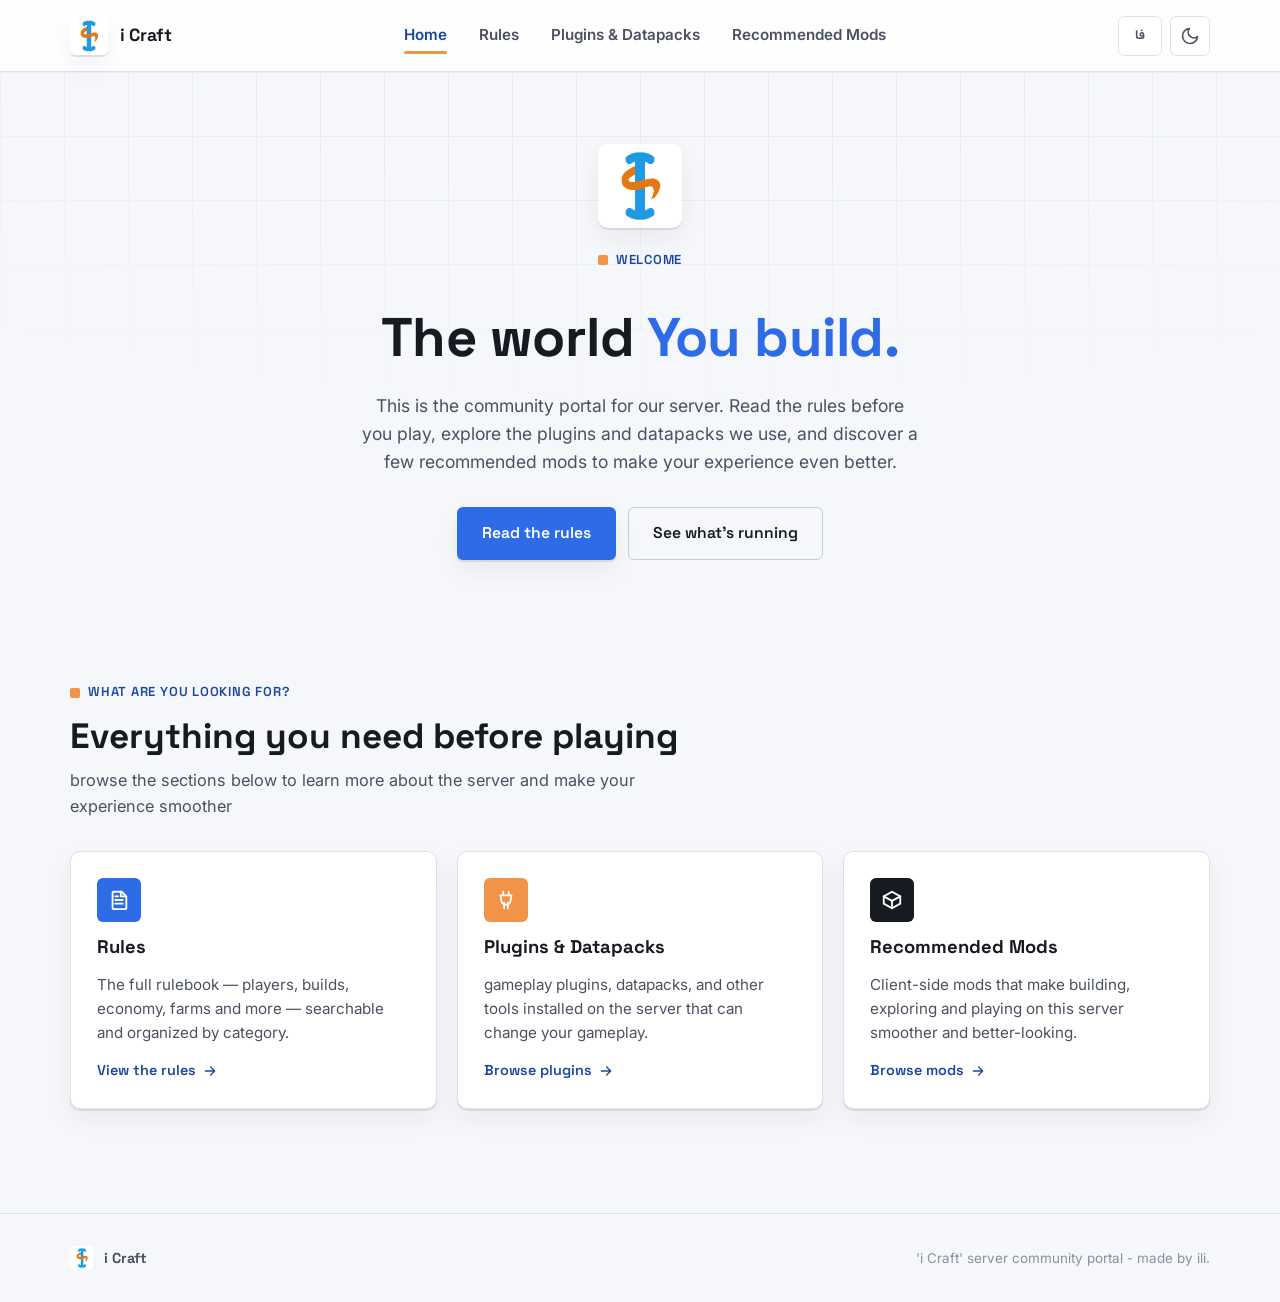
<file: index.html>
<!DOCTYPE html>
<html lang="en">
<head>
<meta charset="UTF-8">
<meta name="viewport" content="width=device-width, initial-scale=1.0">
<title>Server Portal</title>

<!-- Set lang/dir/theme before first paint to avoid a flash of the wrong state -->
<script>
(function(){
  try{
    var lang = localStorage.getItem('server-portal:lang') || 'en';
    var theme = localStorage.getItem('server-portal:theme');
    if(!theme){ theme = (window.matchMedia && window.matchMedia('(prefers-color-scheme: dark)').matches) ? 'dark' : 'light'; }
    document.documentElement.lang = lang;
    document.documentElement.dir = lang === 'fa' ? 'rtl' : 'ltr';
    document.documentElement.setAttribute('data-theme', theme);
  }catch(e){}
})();
</script>

<link rel="preconnect" href="https://fonts.googleapis.com">
<link rel="preconnect" href="https://fonts.gstatic.com" crossorigin>
<link rel="stylesheet" href="css/style.css">
<link rel="icon" href="assets/icon.png">
</head>
<body data-page="home">

<a class="skip-link" href="#main" data-i18n="a11y.skip">Skip to content</a>

<header class="site-header">
  <div class="container">
    <a href="index.html" class="brand">
      <img class="js-logo" src="assets/logo.png" alt="Server logo">
      <span class="js-brand-name brand-name">SERVER NAME</span>
    </a>

    <nav class="nav-primary js-nav-links" aria-label="Primary"></nav>

    <div class="header-actions">
      <button type="button" class="icon-btn lang-toggle js-lang-toggle" data-i18n-aria-label="action.toggleLang" aria-label="Switch language">EN</button>
      <button type="button" class="icon-btn js-theme-toggle" data-i18n-aria-label="action.toggleTheme" aria-label="Toggle color theme"></button>
      <button type="button" class="icon-btn nav-toggle js-nav-toggle" aria-label="Open menu" aria-expanded="false" data-i18n-aria-label="nav.openMenu"></button>
    </div>
  </div>

</header>

<div class="mobile-nav js-mobile-nav">
  <nav class="js-nav-links" aria-label="Mobile navigation"></nav>
</div>

<main id="main">

  <section class="hero">
    <div class="hero-grid" aria-hidden="true"></div>
    <div class="container">
      <img class="hero-logo js-logo" src="assets/logo.png" alt="Server logo">

      <span class="eyebrow" data-i18n="home.eyebrow">Welcome</span>

      <h1>
        <span data-i18n="home.title.a">Build something</span>
        <span class="accent" data-i18n="home.title.b">worth protecting.</span>
      </h1>

      <p class="hero-lede" data-i18n="home.lede">
        This is the community portal for our server.
      </p>

      <div class="hero-actions">
        <a class="btn btn-primary" href="rules.html" data-i18n="home.cta.rules">Read the rules</a>
        <a class="btn btn-ghost" href="plugins.html" data-i18n="home.cta.plugins">See what's running</a>
      </div>
    </div>
  </section>

  <section class="section">
    <div class="container">
      <div class="section-head">
        <span class="eyebrow" data-i18n="home.section.eyebrow">Find your way around</span>
        <h2 data-i18n="home.section.title">Everything you need before you join</h2>
        <p data-i18n="home.section.lede">Three short stops before you drop your first block.</p>
      </div>

      <div class="card-grid">
        <a class="link-card" href="rules.html">
          <span class="mark" aria-hidden="true"><svg viewBox="0 0 24 24" fill="none" stroke="currentColor" stroke-width="2" stroke-linecap="round" stroke-linejoin="round"><path d="M6 3h9l5 5v13a1 1 0 0 1-1 1H6a1 1 0 0 1-1-1V4a1 1 0 0 1 1-1Z"/><path d="M14 3v5h5M8 12h8M8 16h8M8 8h3"/></svg></span>
          <h3 data-i18n="home.card.rules.title">Rules</h3>
          <p data-i18n="home.card.rules.desc">The full rulebook.</p>
          <span class="card-cta">
            <span data-i18n="home.card.rules.cta">Open the rulebook</span>
            <svg viewBox="0 0 24 24" fill="none" stroke="currentColor" stroke-width="2" stroke-linecap="round" stroke-linejoin="round"><path d="M5 12h14M13 6l6 6-6 6"/></svg>
          </span>
        </a>

        <a class="link-card" href="plugins.html">
          <span class="mark" aria-hidden="true"><svg viewBox="0 0 24 24" fill="none" stroke="currentColor" stroke-width="2" stroke-linecap="round" stroke-linejoin="round"><path d="M9 3v4M15 3v4M6 7h12l-1 6a5 5 0 0 1-5 4h0a5 5 0 0 1-5-4L6 7Z"/><path d="M10 21v-6M14 21v-6"/></svg></span>
          <h3 data-i18n="home.card.plugins.title">Plugins & Datapacks</h3>
          <p data-i18n="home.card.plugins.desc">What's running under the hood.</p>
          <span class="card-cta">
            <span data-i18n="home.card.plugins.cta">Browse plugins</span>
            <svg viewBox="0 0 24 24" fill="none" stroke="currentColor" stroke-width="2" stroke-linecap="round" stroke-linejoin="round"><path d="M5 12h14M13 6l6 6-6 6"/></svg>
          </span>
        </a>

        <a class="link-card" href="mods.html">
          <span class="mark" aria-hidden="true"><svg viewBox="0 0 24 24" fill="none" stroke="currentColor" stroke-width="2" stroke-linecap="round" stroke-linejoin="round"><path d="M12 3 3 8v8l9 5 9-5V8l-9-5Z"/><path d="M3 8l9 5 9-5M12 13v8"/></svg></span>
          <h3 data-i18n="home.card.mods.title">Recommended Mods</h3>
          <p data-i18n="home.card.mods.desc">Client-side mods that help.</p>
          <span class="card-cta">
            <span data-i18n="home.card.mods.cta">Browse mods</span>
            <svg viewBox="0 0 24 24" fill="none" stroke="currentColor" stroke-width="2" stroke-linecap="round" stroke-linejoin="round"><path d="M5 12h14M13 6l6 6-6 6"/></svg>
          </span>
        </a>
      </div>
    </div>
  </section>

</main>

<footer class="site-footer">
  <div class="container">
    <div class="footer-brand">
      <img class="js-logo" src="assets/logo.png" alt="">
      <span class="js-footer-name">SERVER NAME</span>
    </div>
    <p class="footer-note" data-i18n="footer.note">Community server portal.</p>
  </div>
</footer>

<script src="js/data.js"></script>
<script src="js/i18n.js"></script>
<script src="js/main.js"></script>
</body>
</html>
</file>
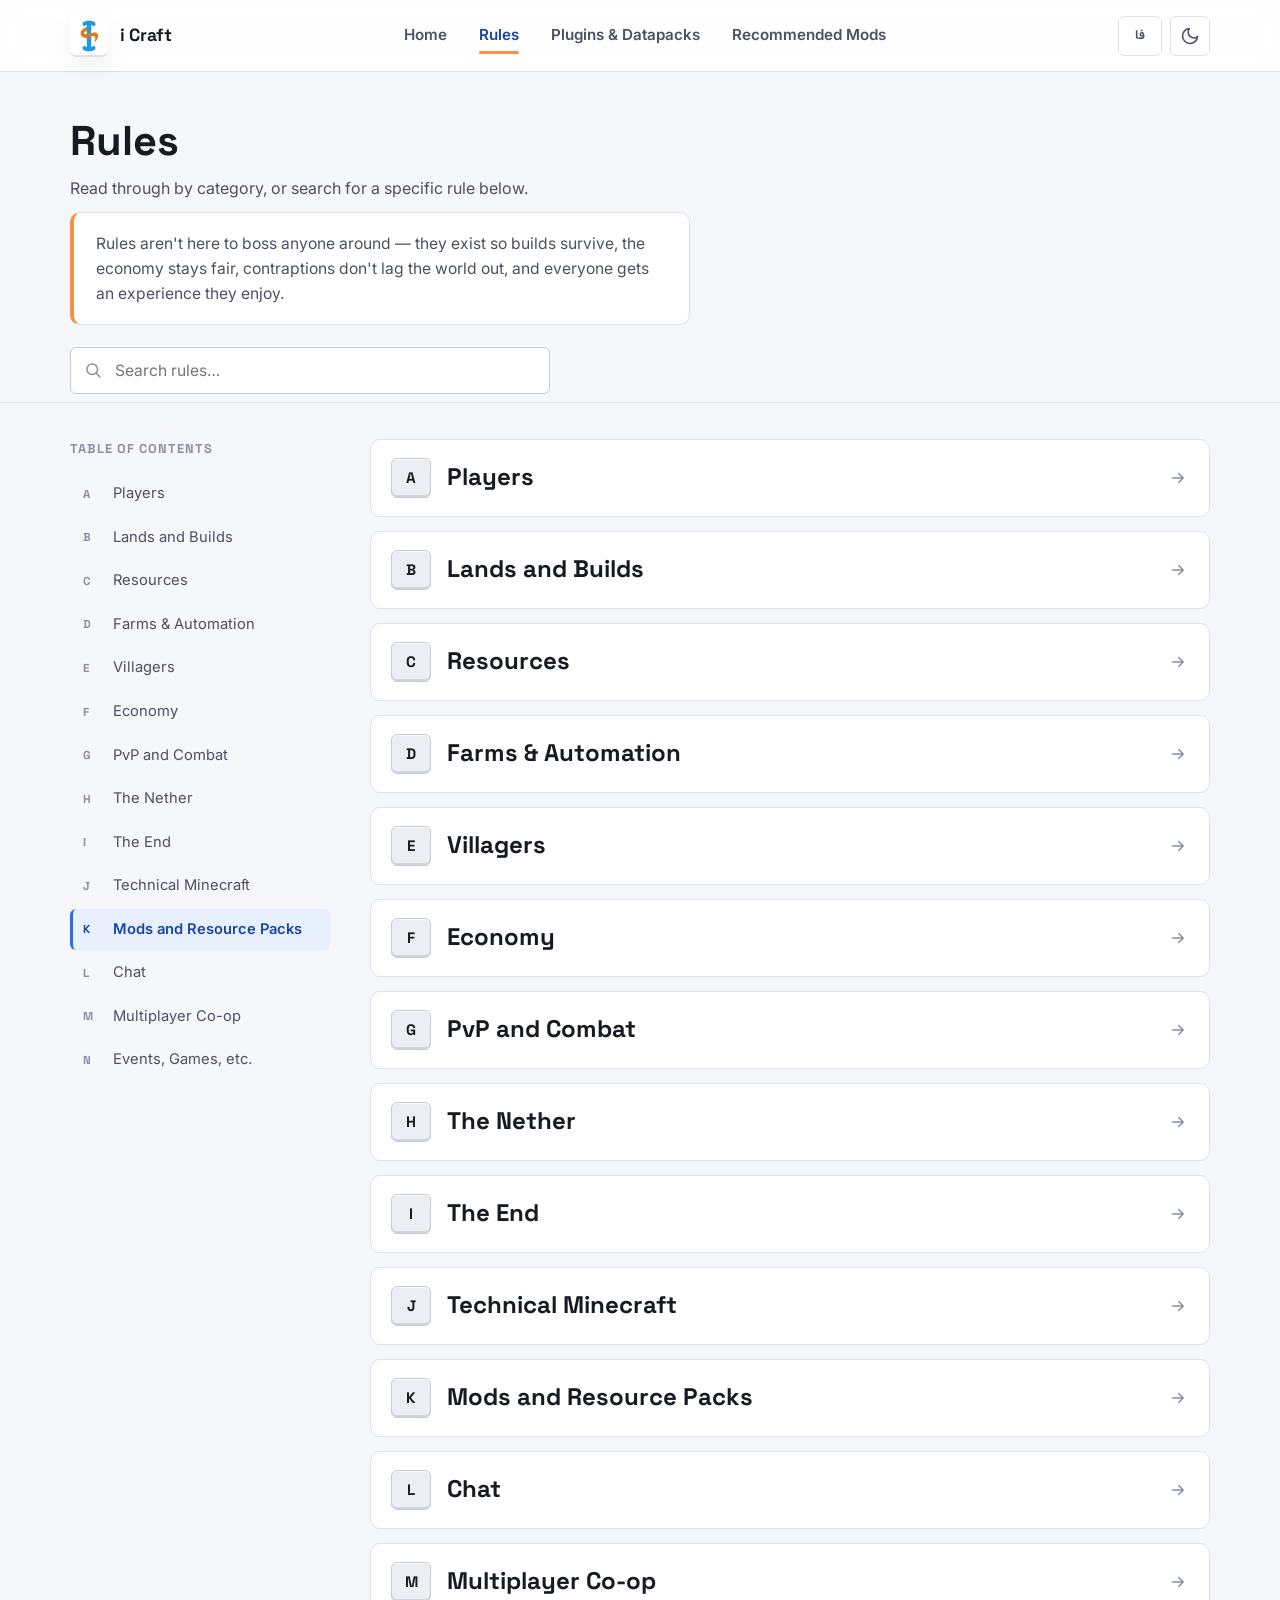
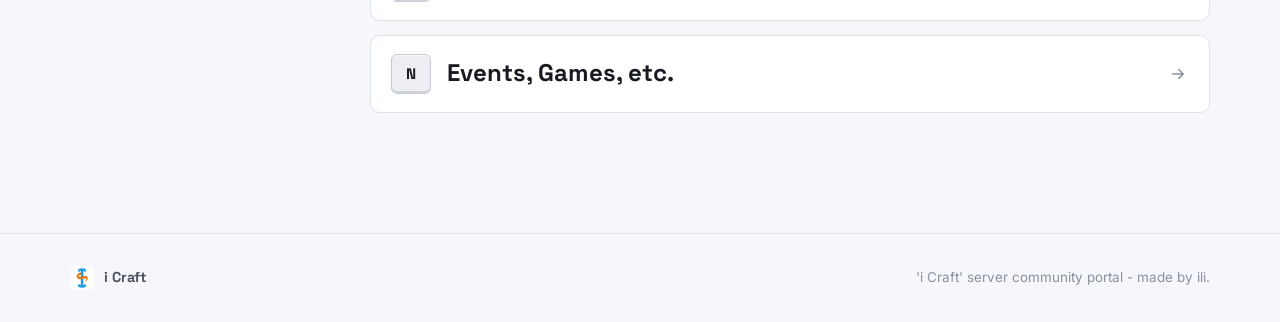
<file: rules.html>
<!DOCTYPE html>
<html lang="en">
<head>
<meta charset="UTF-8">
<meta name="viewport" content="width=device-width, initial-scale=1.0">
<title>Rules — Server Portal</title>

<script>
(function(){
  try{
    var lang = localStorage.getItem('server-portal:lang') || 'en';
    var theme = localStorage.getItem('server-portal:theme');
    if(!theme){ theme = (window.matchMedia && window.matchMedia('(prefers-color-scheme: dark)').matches) ? 'dark' : 'light'; }
    document.documentElement.lang = lang;
    document.documentElement.dir = lang === 'fa' ? 'rtl' : 'ltr';
    document.documentElement.setAttribute('data-theme', theme);
  }catch(e){}
})();
</script>

<link rel="preconnect" href="https://fonts.googleapis.com">
<link rel="preconnect" href="https://fonts.gstatic.com" crossorigin>
<link rel="icon" href="assets/icon.png">
<link rel="stylesheet" href="css/style.css">
</head>
<body data-page="rules">

<a class="skip-link" href="#main" data-i18n="a11y.skip">Skip to content</a>

<header class="site-header">
  <div class="container">
    <a href="index.html" class="brand">
      <img class="js-logo" src="assets/logo.png" alt="Server logo">
      <span class="js-brand-name brand-name">SERVER NAME</span>
    </a>

    <nav class="nav-primary js-nav-links" aria-label="Primary"></nav>

    <div class="header-actions">
      <button type="button" class="icon-btn lang-toggle js-lang-toggle" data-i18n-aria-label="action.toggleLang" aria-label="Switch language">EN</button>
      <button type="button" class="icon-btn js-theme-toggle" data-i18n-aria-label="action.toggleTheme" aria-label="Toggle color theme"></button>
      <button type="button" class="icon-btn nav-toggle js-nav-toggle" aria-label="Open menu" aria-expanded="false" data-i18n-aria-label="nav.openMenu"></button>
    </div>
  </div>

</header>

<div class="mobile-nav js-mobile-nav">
  <nav class="js-nav-links" aria-label="Mobile navigation"></nav>
</div>

<main id="main">

  <div class="rules-header">
    <div class="container">
      <h1 data-i18n="rules.title">Rules</h1>
      <p data-i18n="rules.lede">Read through by category, or search below.</p>
            <p class="rules-why" data-i18n="rules.why">
        Rules exist to keep things fair.
      </p>

      <div class="rules-search">
        <svg viewBox="0 0 24 24" fill="none" stroke="currentColor" stroke-width="2" stroke-linecap="round" stroke-linejoin="round" aria-hidden="true"><circle cx="11" cy="11" r="7"/><path d="m21 21-4.3-4.3"/></svg>
        <label for="rules-search-input" class="visually-hidden" data-i18n="rules.search.placeholder">Search rules…</label>
        <input type="search" id="rules-search-input" class="js-rules-search-input" data-i18n-placeholder="rules.search.placeholder" placeholder="Search rules…" autocomplete="off">
        <button type="button" class="search-clear js-rules-search-clear" data-i18n-aria-label="rules.search.clear" aria-label="Clear search">
          <svg viewBox="0 0 24 24" fill="none" stroke="currentColor" stroke-width="2" stroke-linecap="round"><path d="M6 6l12 12M18 6L6 18"/></svg>
        </button>
      </div>

      <!-- Mobile-only collapsible table of contents (desktop uses the sticky sidebar below) -->
      <div class="toc-mobile">
        <button type="button" class="toc-mobile-toggle js-toc-mobile-toggle" aria-expanded="false" aria-controls="toc-mobile-panel">
          <span data-i18n="rules.toc.mobileLabel">Table of contents</span>
          <svg viewBox="0 0 24 24" fill="none" stroke="currentColor" stroke-width="2" stroke-linecap="round" stroke-linejoin="round"><path d="m6 9 6 6 6-6"/></svg>
        </button>
        <div class="toc-mobile-panel js-toc-mobile-panel" id="toc-mobile-panel">
          <nav class="toc-list js-toc-list-mobile" aria-label="Table of contents"></nav>
        </div>
      </div>
    </div>
  </div>

  <div class="container">
    <div class="rules-layout">
      <aside class="toc">
        <div class="toc-title" data-i18n="rules.toc.title">Table of contents</div>
        <nav class="toc-list js-toc-list" aria-label="Table of contents"></nav>
      </aside>

      <div class="rules-content">
        <div class="rule-sections js-rule-sections"></div>

        <div class="search-empty js-search-empty">
          <span class="mark" aria-hidden="true">
            <svg viewBox="0 0 24 24" fill="none" stroke="currentColor" stroke-width="2" stroke-linecap="round" stroke-linejoin="round"><circle cx="11" cy="11" r="7"/><path d="m21 21-4.3-4.3"/></svg>
          </span>
          <h3 data-i18n="rules.empty.title">No rules match your search</h3>
          <p data-i18n="rules.empty.body">Try a different word.</p>
        </div>
      </div>
    </div>
  </div>

</main>

<footer class="site-footer">
  <div class="container">
    <div class="footer-brand">
      <img class="js-logo" src="assets/logo.png" alt="">
      <span class="js-footer-name">SERVER NAME</span>
    </div>
    <p class="footer-note" data-i18n="footer.note">Community server portal.</p>
  </div>
</footer>

<script src="js/data.js"></script>
<script src="js/i18n.js"></script>
<script src="js/main.js"></script>
<script src="js/rules.js"></script>
</body>
</html>
</file>
<file: css/style.css>
/* ==========================================================================
   SERVER PORTAL — DESIGN SYSTEM
   ==========================================================================
   A "modular block" visual language: rectangular color blocks, structured
   grids, and a small bevelled "chip" motif for numbering (a subtle nod to
   inventory-slot UI) — without literal Minecraft textures or screenshots.

   Sections:
     1. Fonts
     2. Design tokens (light + dark)
     3. Reset & base
     4. Layout primitives
     5. Header & navigation
     6. Buttons & controls
     7. Hero (home)
     8. Cards / link blocks
     9. Rules page (TOC, accordions, chips, search)
    10. Plugins & Mods pages
    11. Footer
    12. Utilities & motion
    13. Responsive
   ========================================================================== */

/* -------------------------------------------------------------------------
   1. Fonts
   English: Space Grotesk (display, geometric/blocky) + Inter (body)
   Persian: Vazirmatn for both display and body roles
   ------------------------------------------------------------------------- */
@import url('https://fonts.googleapis.com/css2?family=Space+Grotesk:wght@500;600;700&family=Inter:wght@400;500;600;700&family=Vazirmatn:wght@400;500;600;700&display=swap');

/* -------------------------------------------------------------------------
   2. Design tokens
   ------------------------------------------------------------------------- */
:root{
  /* palette — light */
  --bg: #F6F7FA;
  --bg-alt: #ECEEF3;
  --surface: #FFFFFF;
  --ink: #171A21;
  --ink-soft: #4B5162;
  --ink-faint: #8890A0;
  --border: #DDE1E8;
  --border-strong: #C6CBD6;

  --blue: #2E6BE6;
  --blue-ink: #1946A3;
  --blue-tint: #E8EFFD;

  --orange: #F2934A;
  --orange-ink: #C86A22;
  --orange-tint: #FDEEE0;

  --danger: #D64545;

  --shadow-block: 0 2px 0 rgba(23,26,33,0.10), 0 10px 24px rgba(23,26,33,0.06);
  --shadow-chip-inset: inset 0 -2px 0 rgba(23,26,33,0.12), inset 0 1px 0 rgba(255,255,255,0.6);

  --radius-s: 6px;
  --radius-m: 10px;
  --radius-l: 16px;

  --font-display: 'Space Grotesk', 'Vazirmatn', sans-serif;
  --font-body: 'Inter', 'Vazirmatn', sans-serif;

  --container: 1180px;
  --header-h: 72px;

  --dur-fast: 120ms;
  --dur-med: 220ms;
  --ease: cubic-bezier(.4,.1,.2,1);
}

[data-theme="dark"]{
  --bg: #12141B;
  --bg-alt: #191C25;
  --surface: #1D2029;
  --ink: #EAEBF2;
  --ink-soft: #AEB3C4;
  --ink-faint: #767C8C;
  --border: #2A2E3A;
  --border-strong: #3A3F4E;

  --blue: #5B8DF0;
  --blue-ink: #A9C2F7;
  --blue-tint: #1B2740;

  --orange: #FFA35E;
  --orange-ink: #FFC896;
  --orange-tint: #3A2A19;

  --danger: #E36767;

  --shadow-block: 0 2px 0 rgba(0,0,0,0.4), 0 10px 24px rgba(0,0,0,0.35);
  --shadow-chip-inset: inset 0 -2px 0 rgba(0,0,0,0.35), inset 0 1px 0 rgba(255,255,255,0.06);
}

/* -------------------------------------------------------------------------
   3. Reset & base
   ------------------------------------------------------------------------- */
*, *::before, *::after{ box-sizing: border-box; }
html{ scroll-behavior: smooth; }
body{
  margin: 0;
  background: var(--bg);
  color: var(--ink);
  font-family: var(--font-body);
  font-size: 16px;
  line-height: 1.6;
  -webkit-font-smoothing: antialiased;
  transition: background var(--dur-med) var(--ease), color var(--dur-med) var(--ease);
}

html[dir="rtl"] body{ font-family: 'Vazirmatn', var(--font-body); }

img{ max-width: 100%; display: block; }
a{ color: inherit; text-decoration: none; }
button{ font: inherit; color: inherit; background: none; border: none; cursor: pointer; }
ul{ margin: 0; padding: 0; list-style: none; }
h1,h2,h3,h4{ font-family: var(--font-display); font-weight: 700; line-height: 1.2; margin: 0; }
p{ margin: 0; }

:focus-visible{
  outline: 3px solid var(--blue);
  outline-offset: 2px;
  border-radius: 4px;
}

/* -------------------------------------------------------------------------
   4. Layout primitives
   ------------------------------------------------------------------------- */
.container{
  width: 100%;
  max-width: var(--container);
  margin-inline: auto;
  padding-inline: 20px;
}

.section{
  padding-block: 64px;
}

.section-head{
  margin-bottom: 32px;
  max-width: 640px;
}

.eyebrow{
  display: inline-flex;
  align-items: center;
  gap: 8px;
  font-family: var(--font-display);
  font-size: 13px;
  font-weight: 600;
  letter-spacing: .06em;
  text-transform: uppercase;
  color: var(--blue-ink);
  margin-bottom: 12px;
}
html[dir="rtl"] .eyebrow{ letter-spacing: 0; }

.eyebrow::before{
  content: "";
  width: 10px;
  height: 10px;
  background: var(--orange);
  border-radius: 2px;
  display: inline-block;
}

.section-head h2{
  font-size: clamp(1.6rem, 1.3rem + 1.2vw, 2.2rem);
  margin-bottom: 10px;
}
.section-head p{ color: var(--ink-soft); font-size: 1.02rem; }

main{ min-height: 50vh; }

/* -------------------------------------------------------------------------
   5. Header & navigation
   ------------------------------------------------------------------------- */
.site-header{
  position: sticky;
  top: 0;
  z-index: 100;
  height: var(--header-h);
  display: flex;
  align-items: center;
  background: color-mix(in srgb, var(--surface) 88%, transparent);
  backdrop-filter: blur(10px);
  border-bottom: 1px solid var(--border);
}

.site-header .container{
  display: flex;
  align-items: center;
  justify-content: space-between;
  gap: 16px;
}

.brand{
  display: flex;
  align-items: center;
  gap: 12px;
  font-family: var(--font-display);
  font-weight: 700;
  font-size: 1.1rem;
}

.brand img{
  width: 38px;
  height: 38px;
  border-radius: var(--radius-s);
  box-shadow: var(--shadow-block);
}

.brand-name{ white-space: nowrap; }

.nav-primary{
  display: flex;
  align-items: center;
  gap: 4px;
}

.nav-primary a{
  position: relative;
  padding: 10px 14px;
  border-radius: var(--radius-s);
  font-weight: 600;
  font-size: 0.95rem;
  color: var(--ink-soft);
  transition: color var(--dur-fast) var(--ease), background var(--dur-fast) var(--ease);
}

.nav-primary a:hover{ color: var(--ink); background: var(--bg-alt); }

.nav-primary a[aria-current="page"]{ color: var(--blue-ink); }

.nav-primary a[aria-current="page"]::after{
  content: "";
  position: absolute;
  left: 14px;
  right: 14px;
  bottom: 4px;
  height: 3px;
  border-radius: 2px;
  background: var(--orange);
}

.header-actions{
  display: flex;
  align-items: center;
  gap: 8px;
}

.icon-btn{
  width: 40px;
  height: 40px;
  display: grid;
  place-items: center;
  border-radius: var(--radius-s);
  border: 1px solid var(--border);
  background: var(--surface);
  color: var(--ink-soft);
  transition: transform var(--dur-fast) var(--ease), color var(--dur-fast) var(--ease), border-color var(--dur-fast) var(--ease);
}
.icon-btn:hover{ color: var(--blue-ink); border-color: var(--blue); transform: translateY(-1px); }
.icon-btn svg{ width: 20px; height: 20px; }

.lang-toggle{
  min-width: 44px;
  font-family: var(--font-display);
  font-weight: 700;
  font-size: 0.8rem;
  letter-spacing: .03em;
}

.nav-toggle{
  display: none;
}

/* mobile nav panel */
.mobile-nav{
  display: none;
  position: fixed;
  inset: var(--header-h) 0 0 0;
  background: var(--bg);
  z-index: 90;
  overflow-y: auto;
  padding: 20px;
  animation: fadeIn var(--dur-med) var(--ease);
}
.mobile-nav.open{ display: block; }

.mobile-nav a{
  display: block;
  padding: 16px 14px;
  font-family: var(--font-display);
  font-size: 1.15rem;
  font-weight: 600;
  border-bottom: 1px solid var(--border);
  color: var(--ink);
}
.mobile-nav a[aria-current="page"]{ color: var(--blue-ink); }

/* -------------------------------------------------------------------------
   6. Buttons & controls
   ------------------------------------------------------------------------- */
.btn{
  display: inline-flex;
  align-items: center;
  justify-content: center;
  gap: 8px;
  padding: 13px 24px;
  border-radius: var(--radius-s);
  font-family: var(--font-display);
  font-weight: 600;
  font-size: 0.98rem;
  border: 1px solid transparent;
  transition: transform var(--dur-fast) var(--ease), box-shadow var(--dur-fast) var(--ease), background var(--dur-fast) var(--ease), border-color var(--dur-fast) var(--ease);
  cursor: pointer;
}
.btn:active{ transform: translateY(1px); }

.btn-primary{
  background: var(--blue);
  color: #fff;
  box-shadow: var(--shadow-block);
}
.btn-primary:hover{ background: var(--blue-ink); }

.btn-ghost{
  background: transparent;
  border-color: var(--border-strong);
  color: var(--ink);
}
.btn-ghost:hover{ border-color: var(--blue); color: var(--blue-ink); }

.btn-sm{ padding: 8px 14px; font-size: 0.85rem; }

/* -------------------------------------------------------------------------
   7. Hero
   ------------------------------------------------------------------------- */
.hero{
  position: relative;
  padding-block: 72px 56px;
  overflow: hidden;
}

.hero-grid{
  position: absolute;
  inset: 0;
  z-index: 0;
  background-image:
    linear-gradient(var(--border) 1px, transparent 1px),
    linear-gradient(90deg, var(--border) 1px, transparent 1px);
  background-size: 64px 64px;
  mask-image: radial-gradient(ellipse 80% 60% at 50% 0%, black 40%, transparent 100%);
  opacity: .5;
}

.hero .container{
  position: relative;
  z-index: 1;
  display: flex;
  flex-direction: column;
  align-items: center;
  text-align: center;
  gap: 22px;
  max-width: 760px;
}

.hero-logo{
  width: 84px;
  height: 84px;
  border-radius: var(--radius-m);
  box-shadow: var(--shadow-block);
}

.hero h1{
  font-size: clamp(2.1rem, 1.6rem + 2.4vw, 3.4rem);
  letter-spacing: -0.01em;
}

.hero h1 .accent{ color: var(--blue); }

.hero-lede{
  font-size: 1.1rem;
  color: var(--ink-soft);
  max-width: 560px;
}

.hero-actions{
  display: flex;
  gap: 12px;
  flex-wrap: wrap;
  justify-content: center;
  margin-top: 8px;
}

/* -------------------------------------------------------------------------
   8. Cards / link blocks
   ------------------------------------------------------------------------- */
.card-grid{
  display: grid;
  grid-template-columns: repeat(3, 1fr);
  gap: 20px;
}

.link-card{
  display: flex;
  flex-direction: column;
  gap: 14px;
  padding: 26px;
  background: var(--surface);
  border: 1px solid var(--border);
  border-radius: var(--radius-m);
  box-shadow: var(--shadow-block);
  transition: transform var(--dur-fast) var(--ease), border-color var(--dur-fast) var(--ease);
}
.link-card:hover{ transform: translateY(-3px); border-color: var(--blue); }

.link-card .mark{
  width: 44px;
  height: 44px;
  border-radius: var(--radius-s);
  display: grid;
  place-items: center;
  color: #fff;
}
.link-card:nth-of-type(1) .mark{ background: var(--blue); }
.link-card:nth-of-type(2) .mark{ background: var(--orange); }
.link-card:nth-of-type(3) .mark{ background: var(--ink); }
.link-card .mark svg{ width: 22px; height: 22px; }

.link-card h3{ font-size: 1.15rem; }
.link-card p{ color: var(--ink-soft); font-size: 0.95rem; flex: 1; }

.link-card .card-cta{
  font-family: var(--font-display);
  font-weight: 600;
  font-size: 0.9rem;
  color: var(--blue-ink);
  display: inline-flex;
  align-items: center;
  gap: 6px;
  margin-top: auto;
}
.link-card .card-cta svg{ width: 16px; height: 16px; flex-shrink: 0; }
html[dir="rtl"] .link-card .card-cta svg{ transform: scaleX(-1); }

/* -------------------------------------------------------------------------
   9. Rules page
   ------------------------------------------------------------------------- */
.rules-header{
  padding-block: 44px 8px;
  border-bottom: 1px solid var(--border);
}
.rules-header h1{ font-size: clamp(1.9rem, 1.6rem + 1.4vw, 2.6rem); }
.rules-header p{ color: var(--ink-soft); margin-top: 10px; max-width: 620px; }

.rules-why{
  margin-top: 6px;
  padding: 18px 22px;
  border: 1px solid var(--border);
  border-inline-start: 4px solid var(--orange);
  background: var(--surface);
  border-radius: var(--radius-m);
  text-align: start;
  color: var(--ink-soft);
  font-size: 0.98rem;
  max-width: 560px;
}
html[dir="rtl"] .rules-why{ text-align: right; }


.rules-search{
  margin-top: 22px;
  position: relative;
  max-width: 480px;
}
.rules-search input{
  width: 100%;
  padding: 13px 44px;
  border: 1px solid var(--border-strong);
  border-radius: var(--radius-s);
  background: var(--surface);
  color: var(--ink);
  font-family: var(--font-body);
  font-size: 0.98rem;
}
html[dir="rtl"] .rules-search input{ font-family: 'Vazirmatn'; }
.rules-search input:focus{ border-color: var(--blue); }
.rules-search svg{
  position: absolute;
  inset-inline-start: 14px;
  top: 50%;
  translate: 0 -50%;
  width: 18px;
  height: 18px;
  color: var(--ink-faint);
  pointer-events: none;
}
.rules-search .search-clear{
  position: absolute;
  inset-inline-end: 8px;
  top: 50%;
  translate: 0 -50%;
  width: 28px;
  height: 28px;
  display: none;
  place-items: center;
  border-radius: var(--radius-s);
  color: var(--ink-faint);
}
.rules-search .search-clear.show{ display: grid; }
.rules-search .search-clear:hover{ color: var(--ink); background: var(--bg-alt); }

.rules-layout{
  display: grid;
  grid-template-columns: 260px 1fr;
  gap: 40px;
  padding-block: 36px 80px;
  align-items: start;
}

/* --- Table of contents --- */
.toc{
  position: sticky;
  top: calc(var(--header-h) + 20px);
}
.toc-title{
  font-family: var(--font-display);
  font-size: 0.8rem;
  font-weight: 700;
  letter-spacing: .08em;
  text-transform: uppercase;
  color: var(--ink-faint);
  margin-bottom: 14px;
}
html[dir="rtl"] .toc-title{ letter-spacing: 0; }

.toc-list{ display: flex; flex-direction: column; gap: 2px; }

.toc-list a{
  display: flex;
  align-items: center;
  gap: 10px;
  padding: 9px 10px;
  border-radius: var(--radius-s);
  font-size: 0.92rem;
  color: var(--ink-soft);
  border-inline-start: 3px solid transparent;
}
.toc-list a:hover{ background: var(--bg-alt); color: var(--ink); }
.toc-list a.active{
  color: var(--blue-ink);
  background: var(--blue-tint);
  border-inline-start-color: var(--blue);
  font-weight: 600;
}

.toc-num{
  font-family: var(--font-display);
  font-size: 0.72rem;
  font-weight: 700;
  color: var(--ink-faint);
  min-width: 20px;
}
.toc-list a.active .toc-num{ color: var(--blue-ink); }

/* mobile TOC */
.toc-mobile{
  display: none;
  margin-top: 18px;
}
.toc-mobile-toggle{
  width: 100%;
  display: flex;
  align-items: center;
  justify-content: space-between;
  padding: 13px 16px;
  background: var(--surface);
  border: 1px solid var(--border);
  border-radius: var(--radius-s);
  font-family: var(--font-display);
  font-weight: 600;
  font-size: 0.95rem;
}
.toc-mobile-toggle svg{
  width: 18px; height: 18px;
  transition: transform var(--dur-fast) var(--ease);
}
.toc-mobile-toggle[aria-expanded="true"] svg{ transform: rotate(180deg); }

.toc-mobile-panel{
  overflow: hidden;
  max-height: 0;
  transition: max-height var(--dur-med) var(--ease);
  background: var(--surface);
  border: 1px solid var(--border);
  border-top: none;
  border-radius: 0 0 var(--radius-s) var(--radius-s);
}
.toc-mobile-panel .toc-list{ padding: 10px; }

/* --- Rule sections / accordions --- */
.rule-sections{ display: flex; flex-direction: column; gap: 14px; }

.rule-section{
  background: var(--surface);
  border: 1px solid var(--border);
  border-radius: var(--radius-m);
  overflow: hidden;
  scroll-margin-top: calc(var(--header-h) + 16px);
}
.rule-section.match-flash{ border-color: var(--orange); }

.rule-section-toggle{
  width: 100%;
  display: flex;
  align-items: center;
  gap: 16px;
  padding: 18px 20px;
  text-align: start;
}

.chip{
  flex-shrink: 0;
  width: 40px;
  height: 40px;
  display: grid;
  place-items: center;
  border-radius: var(--radius-s);
  background: var(--bg-alt);
  border: 1px solid var(--border-strong);
  box-shadow: var(--shadow-chip-inset);
  font-family: var(--font-display);
  font-weight: 700;
  font-size: 0.95rem;
  color: var(--ink);
}
.chip-sm{ width: 30px; height: 30px; font-size: 0.78rem; border-radius: 5px;}
.chip-blue{ background: var(--blue-tint); color: var(--blue-ink); border-color: var(--blue); }

.rule-section-toggle .heading-block{ flex: 1; }
.rule-section-toggle h2{ font-size: 1.08rem; }

.chevron{
  width: 22px;
  height: 22px;
  flex-shrink: 0;
  display: grid;
  place-items: center;
  border-radius: 5px;
  color: var(--ink-faint);
  transition: transform var(--dur-med) var(--ease);
}
.chevron svg{ width: 18px; height: 18px; }
.rule-section-toggle[aria-expanded="true"] .chevron{ transform: rotate(90deg); color: var(--blue-ink); }
html[dir="rtl"] .rule-section-toggle[aria-expanded="false"] .chevron{ transform: rotate(180deg); }
html[dir="rtl"] .rule-section-toggle[aria-expanded="true"] .chevron{ transform: rotate(90deg); }

.rule-section-panel{
  display: grid;
  grid-template-rows: 0fr;
  transition: grid-template-rows var(--dur-med) var(--ease);
}
.rule-section-panel.open{ grid-template-rows: 1fr; }
.rule-section-panel-inner{ overflow: hidden; }

.rule-section-body{
  padding: 0 20px 22px 20px;
  border-top: 1px solid var(--border);
  padding-top: 18px;
}

.rule-description{
  color: var(--ink-soft);
  font-size: 0.96rem;
  margin-bottom: 16px;
  padding-inline-start: 54px;
}

.rule-list{ display: flex; flex-direction: column; gap: 2px; }

.rule-item{
  display: flex;
  gap: 14px;
  padding: 12px 10px 12px 54px;
  border-radius: var(--radius-s);
  position: relative;
}
html[dir="rtl"] .rule-item{ padding: 12px 54px 12px 10px; }
.rule-item:hover{ background: var(--bg-alt); }
.rule-item.search-hit{ background: var(--orange-tint); }

.rule-item .chip-sm{
  position: absolute;
  inset-inline-start: 0;
  top: 10px;
  left: 10px;
  right: 10px;
}

.rule-item-body{ flex: 1; font-size: 0.96rem; }
.rule-item-body strong{ color: var(--orange-ink); font-weight: 700; }
.rule-item-title{
  font-family: var(--font-display);
  font-weight: 600;
  font-size: 0.94rem;
  margin-bottom: 3px;
  display: block;
}

.rule-item-actions{
  display: flex;
  align-items: flex-start;
}

.copy-btn{
  display: flex;
  align-items: center;
  gap: 6px;
  padding: 6px 10px;
  border-radius: var(--radius-s);
  border: 1px solid var(--border);
  font-size: 0.78rem;
  font-weight: 600;
  color: var(--ink-faint);
  white-space: nowrap;
}
.copy-btn:hover{ border-color: var(--blue); color: var(--blue-ink); }
.copy-btn svg{ width: 14px; height: 14px; }
.copy-btn.copied{ border-color: var(--blue); color: var(--blue-ink); background: var(--blue-tint); }

.search-empty{
  display: none;
  text-align: center;
  padding: 60px 20px;
  color: var(--ink-soft);
}
.search-empty.show{ display: block; }
.search-empty .mark{
  width: 48px; height: 48px;
  margin: 0 auto 14px;
  border-radius: var(--radius-s);
  background: var(--bg-alt);
  border: 1px solid var(--border);
  display: grid; place-items: center;
  color: var(--ink-faint);
}
.search-empty h3{ font-size: 1.05rem; margin-bottom: 6px; color: var(--ink); }

.rule-sections.searching .rule-section:not(.search-visible){ display: none; }

/* -------------------------------------------------------------------------
   10. Plugins & Mods pages
   ------------------------------------------------------------------------- */
.page-header{
  padding-block: 44px 12px;
  border-bottom: 1px solid var(--border);
}
.page-header h1{ font-size: clamp(1.9rem, 1.6rem + 1.4vw, 2.6rem); }
.page-header p{ color: var(--ink-soft); margin-top: 10px; max-width: 620px; }

.placeholder-note{
  margin-top: 18px;
  display: inline-flex;
  align-items: center;
  gap: 8px;
  padding: 8px 14px;
  background: var(--orange-tint);
  border: 1px solid var(--orange);
  color: var(--orange-ink);
  border-radius: var(--radius-s);
  font-size: 0.85rem;
  font-weight: 600;
}

.entry-grid{
  display: grid;
  grid-template-columns: repeat(3, 1fr);
  gap: 20px;
  padding-block: 36px 80px;
}

.entry-card{
  display: flex;
  flex-direction: column;
  gap: 12px;
  padding: 22px;
  background: var(--surface);
  border: 1px solid var(--border);
  border-radius: var(--radius-m);
  box-shadow: var(--shadow-block);
}

.entry-top{
  display: flex;
  align-items: center;
  gap: 12px;
}

.entry-icon{
  width: 42px;
  height: 42px;
  border-radius: var(--radius-s);
  background: var(--bg-alt);
  border: 1px solid var(--border-strong);
  display: grid;
  place-items: center;
  color: var(--blue-ink);
  font-family: var(--font-display);
  font-weight: 700;
  flex-shrink: 0;
  overflow: hidden;
}
.entry-icon img{ width: 100%; height: 100%; object-fit: cover; }

.entry-titles{ flex: 1; min-width: 0; }
.entry-titles h3{ font-size: 1.02rem; }

.entry-meta{
  display: flex;
  flex-wrap: wrap;
  gap: 6px;
  margin-top: 4px;
}
.tag{
  font-size: 0.72rem;
  font-weight: 700;
  font-family: var(--font-display);
  padding: 3px 8px;
  border-radius: 4px;
  background: var(--blue-tint);
  color: var(--blue-ink);
  text-transform: uppercase;
  letter-spacing: .03em;
}
.tag.tag-orange{ background: var(--orange-tint); color: var(--orange-ink); }

.entry-desc{ color: var(--ink-soft); font-size: 0.92rem; flex: 1; }

.entry-foot{
  display: flex;
  align-items: center;
  justify-content: space-between;
  padding-top: 10px;
  border-top: 1px solid var(--border);
}
.entry-version{ font-size: 0.8rem; color: var(--ink-faint); font-weight: 600; }
.entry-link{
  font-family: var(--font-display);
  font-weight: 600;
  font-size: 0.86rem;
  color: var(--blue-ink);
  display: inline-flex;
  align-items: center;
  gap: 5px;
}
.entry-link svg{ width: 14px; height: 14px; }
html[dir="rtl"] .entry-link svg{ transform: scaleX(-1); }

/* -------------------------------------------------------------------------
   11. Footer
   ------------------------------------------------------------------------- */
.site-footer{
  border-top: 1px solid var(--border);
  padding-block: 32px;
  margin-top: 40px;
}
.site-footer .container{
  display: flex;
  align-items: center;
  justify-content: space-between;
  flex-wrap: wrap;
  gap: 12px;
}
.footer-brand{
  display: flex;
  align-items: center;
  gap: 10px;
  font-family: var(--font-display);
  font-weight: 700;
  color: var(--ink-soft);
  font-size: 0.9rem;
}
.footer-brand img{ width: 24px; height: 24px; border-radius: 5px; }
.footer-note{ color: var(--ink-faint); font-size: 0.84rem; }
.footer-nav{ display: flex; gap: 18px; }
.footer-nav a{ font-size: 0.88rem; color: var(--ink-soft); font-weight: 600; }
.footer-nav a:hover{ color: var(--blue-ink); }

/* -------------------------------------------------------------------------
   12. Utilities & motion
   ------------------------------------------------------------------------- */
.visually-hidden{
  position: absolute;
  width: 1px; height: 1px;
  padding: 0; margin: -1px;
  overflow: hidden;
  clip: rect(0,0,0,0);
  white-space: nowrap;
  border: 0;
}

.skip-link{
  position: absolute;
  top: -50px;
  left: 12px;
  background: var(--blue);
  color: #fff;
  padding: 10px 16px;
  border-radius: var(--radius-s);
  z-index: 200;
  transition: top var(--dur-fast) var(--ease);
  font-weight: 600;
}
.skip-link:focus{ top: 12px; }

@keyframes fadeIn{ from{ opacity: 0; } to{ opacity: 1; } }

.theme-icon-sun{ display: none; }
.theme-icon-moon{ display: block; }
[data-theme="dark"] .theme-icon-sun{ display: block; }
[data-theme="dark"] .theme-icon-moon{ display: none; }

@media (prefers-reduced-motion: reduce){
  *, *::before, *::after{
    animation-duration: 0.001ms !important;
    animation-iteration-count: 1 !important;
    transition-duration: 0.001ms !important;
    scroll-behavior: auto !important;
  }
}
html.reduce-motion *, html.reduce-motion *::before, html.reduce-motion *::after{
  animation-duration: 0.001ms !important;
  transition-duration: 0.001ms !important;
  scroll-behavior: auto !important;
}

/* -------------------------------------------------------------------------
   13. Responsive
   ------------------------------------------------------------------------- */
@media (max-width: 900px){
  
  .rule-item{
    display: flex;
    flex-direction: column;
    gap: 10px;
    padding: 12px;
  }

  html[dir="rtl"] .rule-item{
    padding: 12px;
  }

  .rule-item .chip-sm{
    position: static;
    width: 28px;
    height: 28px;
    font-size: 0.4rem;
  }

  .rule-item-body{
    flex: none;
    width: 100%;
  }

  .rule-item-actions{
    width: 100%;
    justify-content: flex-end;
  }

  .copy-btn{
    width: fit-content;
  }
  .card-grid{ grid-template-columns: 1fr 1fr; }
  .entry-grid{ grid-template-columns: 1fr 1fr; }
  .rules-layout{ grid-template-columns: 1fr; }
  .toc{ display: none; }
  .toc-mobile{ display: block; }
}

@media (max-width: 720px){
  .nav-primary{ display: none; }
  .nav-toggle{
    display: grid;
    place-items: center;
  }
  .card-grid{ grid-template-columns: 1fr; }
  .entry-grid{ grid-template-columns: 1fr; }
  .brand-name{ font-size: 0.98rem; }
  .rule-description{ padding-inline-start: 0; margin-top: 4px; }
  .rule-item{ padding-inline-start: 44px; }
  .rule-item .chip-sm{ width: 26px; height: 26px; font-size: 0.7rem; }
  .site-footer .container{ flex-direction: column; align-items: flex-start; }
}

@media (max-width: 480px){
  .hero-actions{ flex-direction: column; width: 100%; }
  .hero-actions .btn{ width: 100%; }
  .rule-item-body{ font-size: 0.92rem; }
}
</file>
